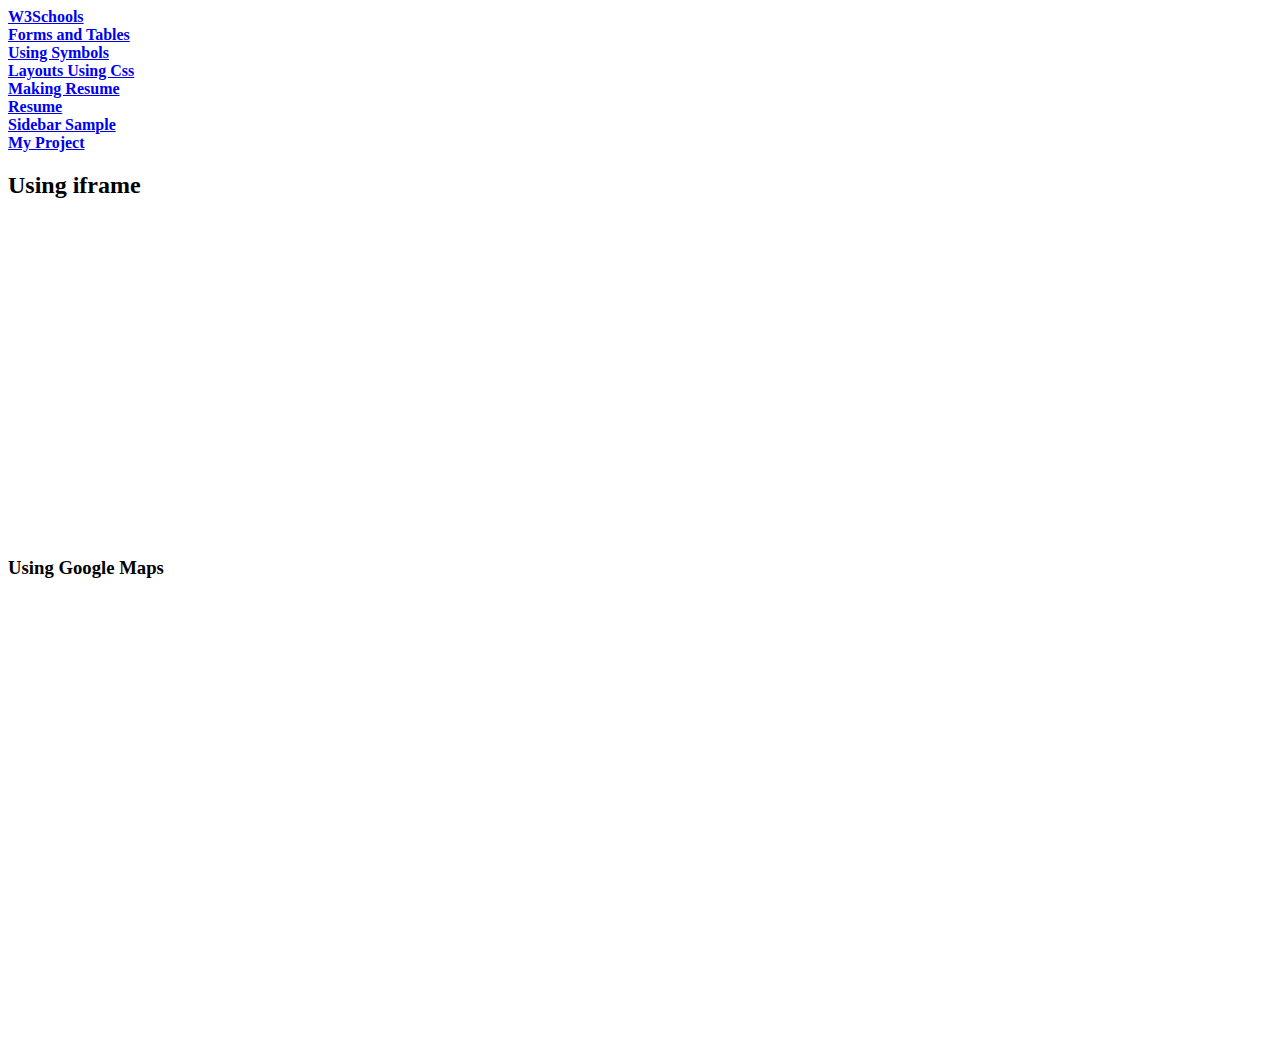
<file: index.html>
<!DOCTYPE html>
<html lang="en">
<head>
    <meta charset="UTF-8">
    <meta http-equiv="X-UA-Compatible" content="IE=edge">
    <meta name="viewport" content="width=device-width, initial-scale=1.0">
    <title>My Works</title>
</head>
<body>
    <a href ="index2.html"><B>W3Schools</B></a><br>
    <a href ="tables.html"><B>Forms and Tables</B></a><br>
    <a href ="Unicode.html"><B>Using Symbols</B></a><br>
    <a href ="LayoutsCss.html"><B>Layouts Using Css</B></a><br>
    <a href ="Resume.html"><B>Making Resume</B></a><br>
    <a href ="MyResumee.html"><B>Resume</B></a><br>
    <a href ="sidebar.html"><B>Sidebar Sample</B></a><br>
    <a href ="ProjectResume.html"><B>My Project</B></a><br>
    <h2>Using iframe</h2>
   <iframe width="560" height="315" src="https://www.youtube.com/embed/fLeJJPxua3E"
    title="YouTube video player" frameborder="0" allow="accelerometer; autoplay; 
    clipboard-write; encrypted-media; gyroscope; picture-in-picture" allowfullscreen>
</iframe>
 <h3>Using Google Maps</h3>
 <iframe src="https://www.google.com/maps/embed?pb=!1m18!1m12!1m3!1d248849.5522455846!2d77.49085307114936!3d12.954294597642475!2m3!1f0!2f0!3f0!3m2!1i1024!2i768!4f13.1!3m3!1m2!1s0x3bae1670c9b44e6d%3A0xf8dfc3e8517e4fe0!2sBengaluru%2C%20Karnataka!5e0!3m2!1sen!2sin!4v1620747063189!5m2!1sen!2sin" 
 width="600" height="450" style="border:0;" allowfullscreen="" loading="lazy"></iframe>
</body>
</html>
</file>
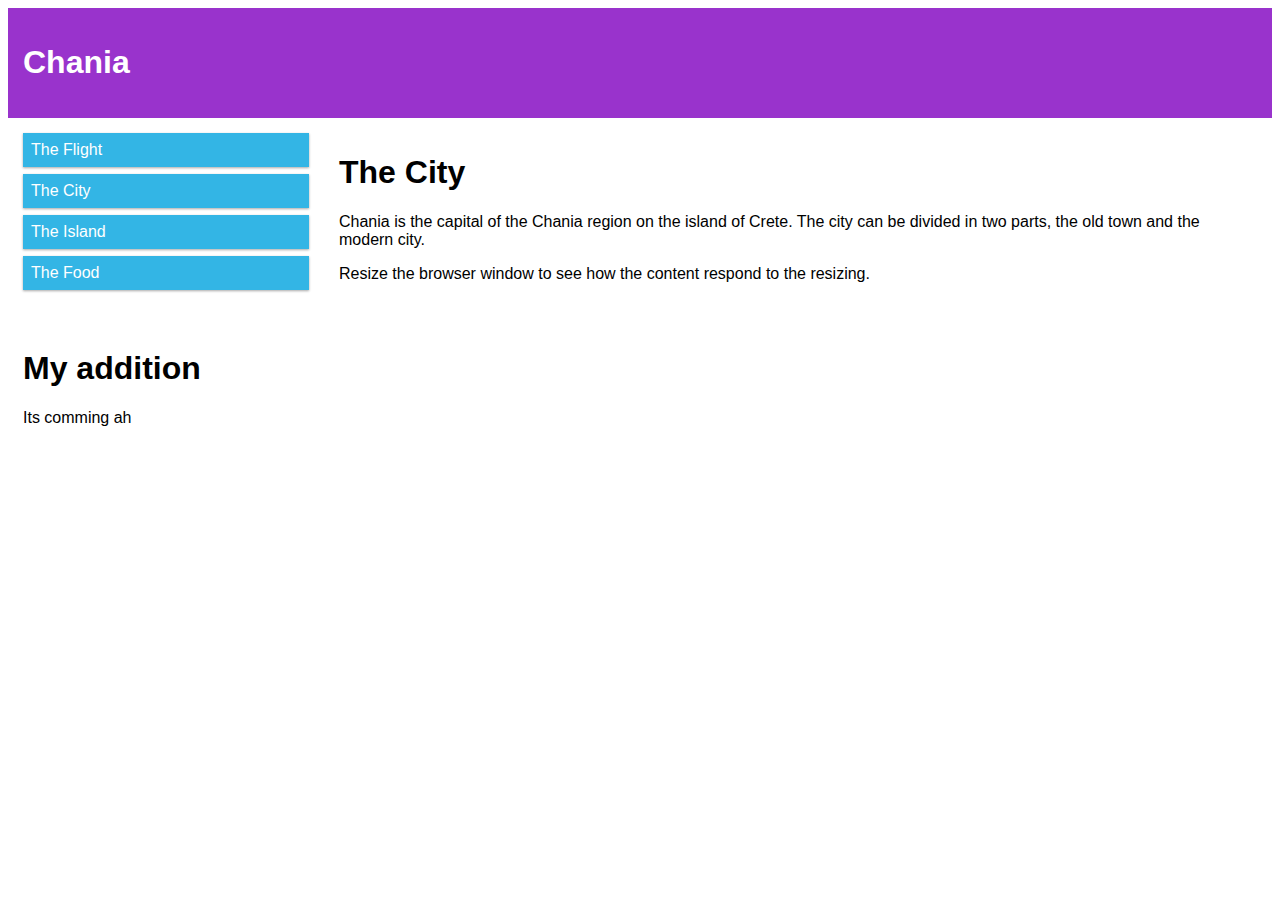
<file: Datagrid.html>
<!DOCTYPE html>
<html lang="en">
<head>
    <meta charset="UTF-8">
    <meta http-equiv="X-UA-Compatible" content="IE=edge">
    <meta name="viewport" content="width=device-width, initial-scale=1.0">
    <title>Grid</title>
</head>
<body>
    <style>
        * {
          box-sizing: border-box;
        }
        
        .row::after {
          content: "";
          clear: both;
          display: table;
        }
        
        [class*="col-"] {
          float: left;
          padding: 15px;
        }
        
        .col-1 {width: 8.33%;}
        .col-2 {width: 16.66%;}
        .col-3 {width: 25%;}
        .col-4 {width: 33.33%;}
        .col-5 {width: 41.66%;}
        .col-6 {width: 50%;}
        .col-7 {width: 58.33%;}
        .col-8 {width: 66.66%;}
        .col-9 {width: 75%;}
        .col-10 {width: 83.33%;}
        .col-11 {width: 91.66%;}
        .col-12 {width: 100%;}
        
        html {
          font-family: "Lucida Sans", sans-serif;
        }
        
        .header {
          background-color: #9933cc;
          color: #ffffff;
          padding: 15px;
        }
        
        .menu ul {
          list-style-type: none;
          margin: 0;
          padding: 0;
        }
        
        .menu li {
          padding: 8px;
          margin-bottom: 7px;
          background-color: #33b5e5;
          color: #ffffff;
          box-shadow: 0 1px 3px rgba(0,0,0,0.12), 0 1px 2px rgba(0,0,0,0.24);
        }
        
        .menu li:hover {
          background-color: #0099cc;
        }
        </style>
        </head>
        <body>
        
        <div class="header">
          <h1>Chania</h1>
        </div>
        
        <div class="row">
          <div class="col-3 menu">
            <ul>
              <li>The Flight</li>
              <li>The City</li>
              <li>The Island</li>
              <li>The Food</li>
            </ul>
          </div>
        
          <div class="col-9">
            <h1>The City</h1>
            <p>Chania is the capital of the Chania region on the island of Crete. The city can be divided in two parts, the old town and the modern city.</p>
            <p>Resize the browser window to see how the content respond to the resizing.</p>
          </div>
          <div class="col-6">
              <h1>My addition</h1>
              <P>Its comming ah</P>
          </div>
        </div>
        
        </body>
</body>
</html>
</file>
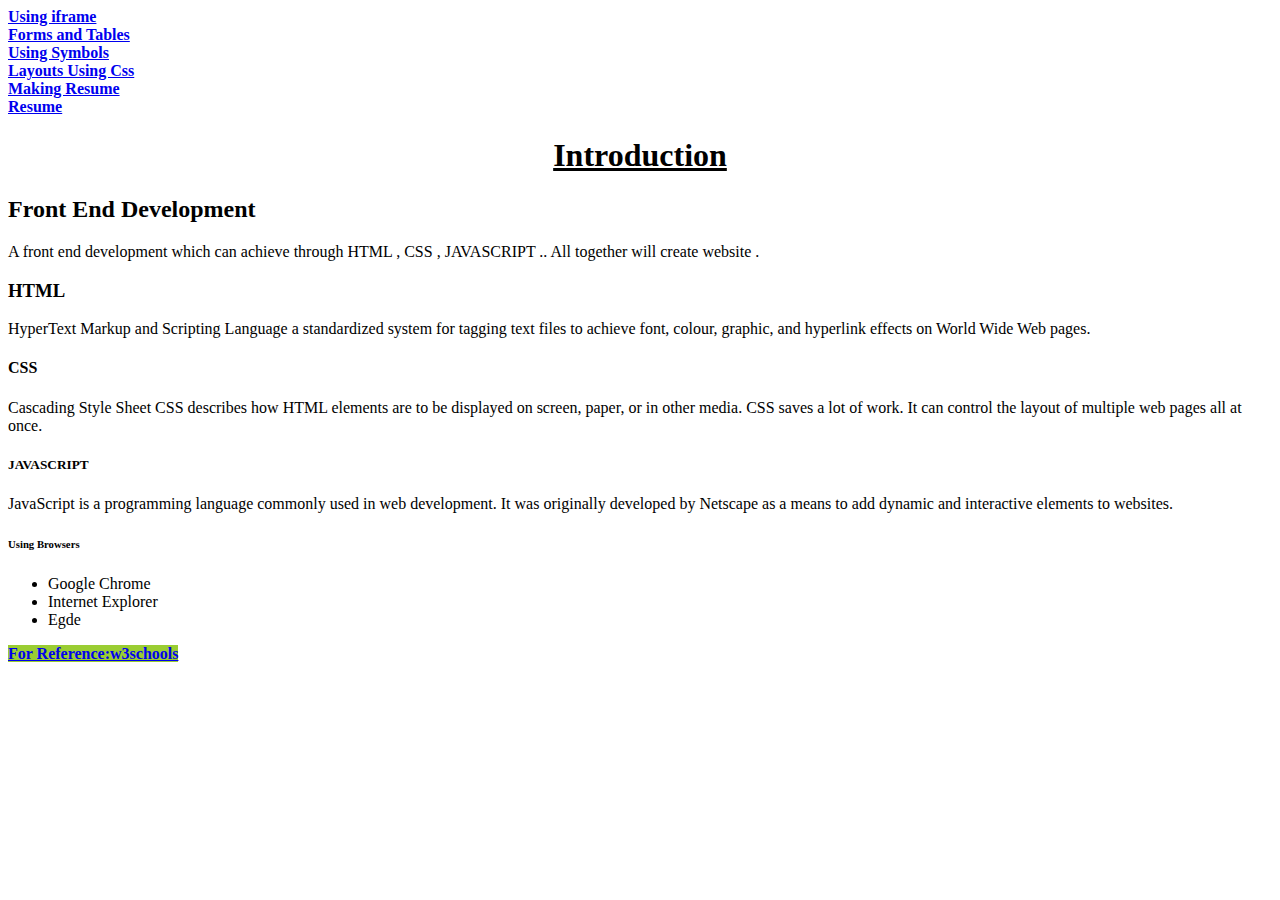
<file: index2.html>
<!DOCTYPE html>
<html lang="en">
<head>
    <meta charset="UTF-8">
    <meta http-equiv="X-UA-Compatible" content="IE=edge">
    <meta name="viewport" content="width=device-width, initial-scale=1.0">
    <title>Document</title>
</head>
<body>
    <a href ="index.html"><B>Using iframe</B></a><br>
    <a href ="tables.html"><B>Forms and Tables</B></a><br>
    <a href ="Unicode.html"><B>Using Symbols</B></a><br>
    <a href ="LayoutsCss.html"><B>Layouts Using Css</B></a><br>
    <a href ="Resume.html"><B>Making Resume</B></a><br>
    <a href ="MyResumee.html"><B>Resume</B></a><br>
    <h1><center><B><U> Introduction</U></B> </center></h1>
    <h2><B>Front End Development</B></h2>
    <p>A front end development which can achieve through HTML , CSS , JAVASCRIPT .. All together will create website .</p>
    <h3><b>HTML</b></h3>
    <li> HyperText Markup and Scripting Language a standardized system for tagging text files to achieve font, colour, graphic, and hyperlink effects on World Wide Web pages.</li>
    <h4><b>CSS</b></h4>
    <li>Cascading Style Sheet CSS describes how HTML elements are to be displayed on screen, paper, or in other media. CSS saves a lot of work. It can control the layout of multiple web pages all at once.</li>
    <h5><b>JAVASCRIPT</b></h5>
    <li>JavaScript is a programming language commonly used in web development. It was originally developed by Netscape as a means to add dynamic and interactive elements to websites. </li>
    <h6>Using Browsers</h6>
    <ul>
        <li>Google Chrome</li>
        <li>Internet Explorer</li>
        <li>Egde</li>
    </ul>
    <a href="https://www.w3schools.com/html/html_scripts.asp" style="background-color:yellowgreen;"><B>For Reference:w3schools</B></a>
    <h3></h3>
</body>
</html>
</file>
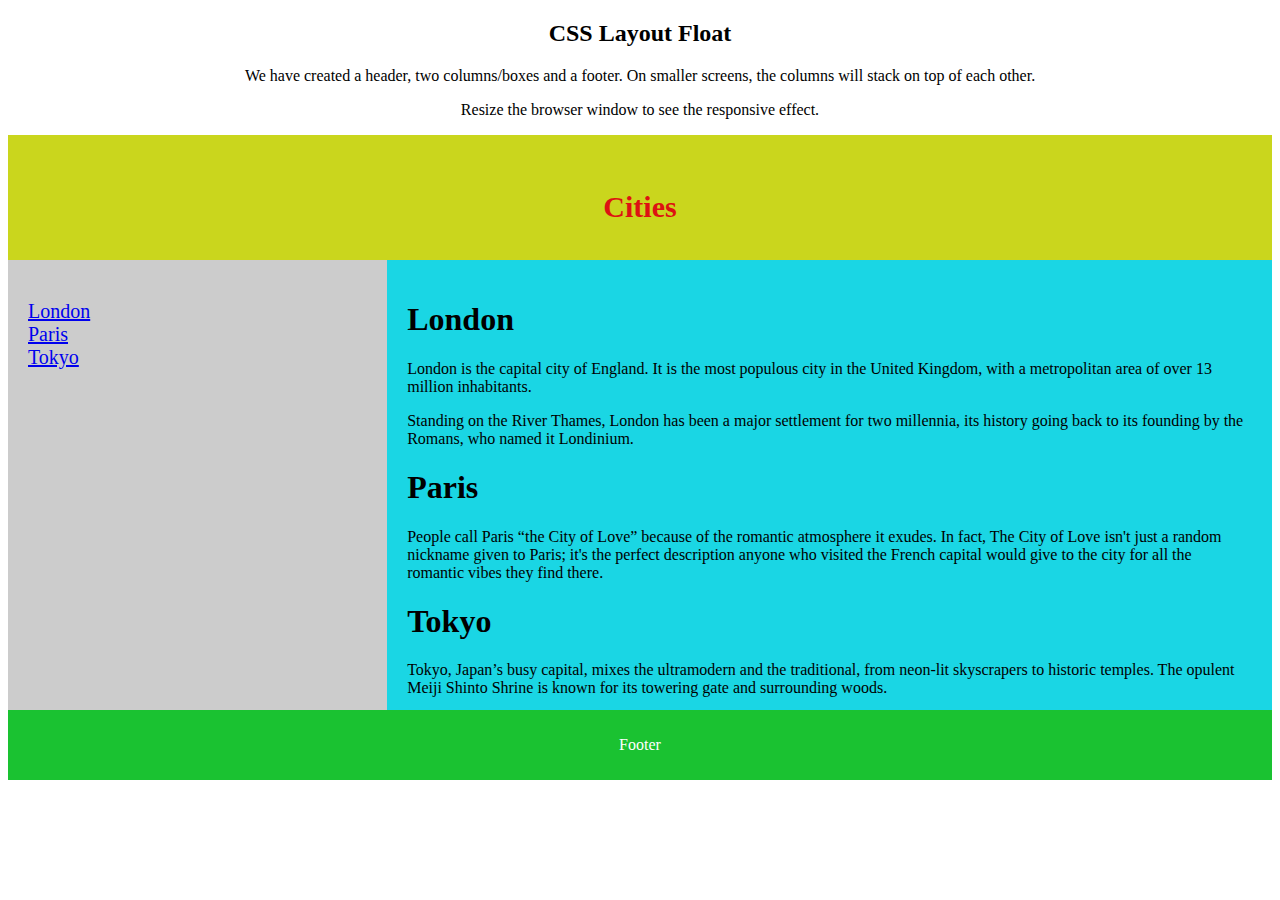
<file: LayoutsCss.html>
<!DOCTYPE html>
<html lang="en">
<head>
    <meta charset="UTF-8">
    <meta http-equiv="X-UA-Compatible" content="IE=edge">
    <meta name="viewport" content="width=device-width, initial-scale=1.0">
    <title>Document</title>
    <style>
        * {
          box-sizing: border-box;
        }
        
        body {
          font-family:cursive;
        }
        
        
        header {
          background-color: rgb(202, 214, 29);
          padding: 30px;
          text-align: center;
          font-size: 20px;
          color: rgb(221, 18, 18);
          height:125px
        }
        
      
        nav {
          float: left;
          width: 30%;
          height: 450px; 
          background: #ccc;
          padding: 20px;
        }
        
      
        nav ul {
          list-style: none;
          font-size: 20px;
          padding: 0;
        }
        
        article {
          float: left;
          padding: 20px;
          width: 70%;
          background-color: #1ad6e4;
          height: 450px; 
        }
        
        
        section::after {
          content: "";
          display: table;
          clear: both;
        }
        
        
        footer {
          background-color: rgb(26, 194, 49);
          padding: 10px;
          text-align: center;
          color: white;
         
        }
        
       
        @media (max-width: 600px) {
          nav, article {
            width: 100%;
            height: auto;
          }
        }
        </style>
</head>
<body>
   <center><h2><B>CSS Layout Float</B></h2></center>
<p><center> We have created a header, two columns/boxes and a footer. On smaller screens, the columns will stack on top of each other.</p></center>
<p><center>Resize the browser window to see the responsive effect.</p></center>

<header>
  <h2>Cities</h2>
</header>

<section>
  <nav>
    <ul>
      <li><a href="#">London</a></li>
      <li><a href="#">Paris</a></li>
      <li><a href="#">Tokyo</a></li>
    </ul>
  </nav>
  
  <article>
    <h1>London</h1>
    <p>London is the capital city of England. It is the most populous city in the  United Kingdom, with a metropolitan area of over 13 million inhabitants.</p>
    <p>Standing on the River Thames, London has been a major settlement for two millennia, its history going back to its founding by the Romans, who named it Londinium.</p>
    <h1>Paris</h1>
    <p>People call Paris “the City of Love” because of the romantic atmosphere it exudes.
         In fact, The City of Love isn't just a random nickname given to Paris; 
         it's the perfect description anyone who visited the French capital would give to the city for all the romantic vibes they find there.</p>
         <h1>Tokyo</h1>
    <p>Tokyo, Japan’s busy capital, mixes the ultramodern and the traditional, from neon-lit skyscrapers to historic temples. 
        The opulent Meiji Shinto Shrine is known for its towering gate and surrounding woods.</p>
  </article>
</section>

<footer>
  <p>Footer</p>
</footer>

</body>
</html>
</file>
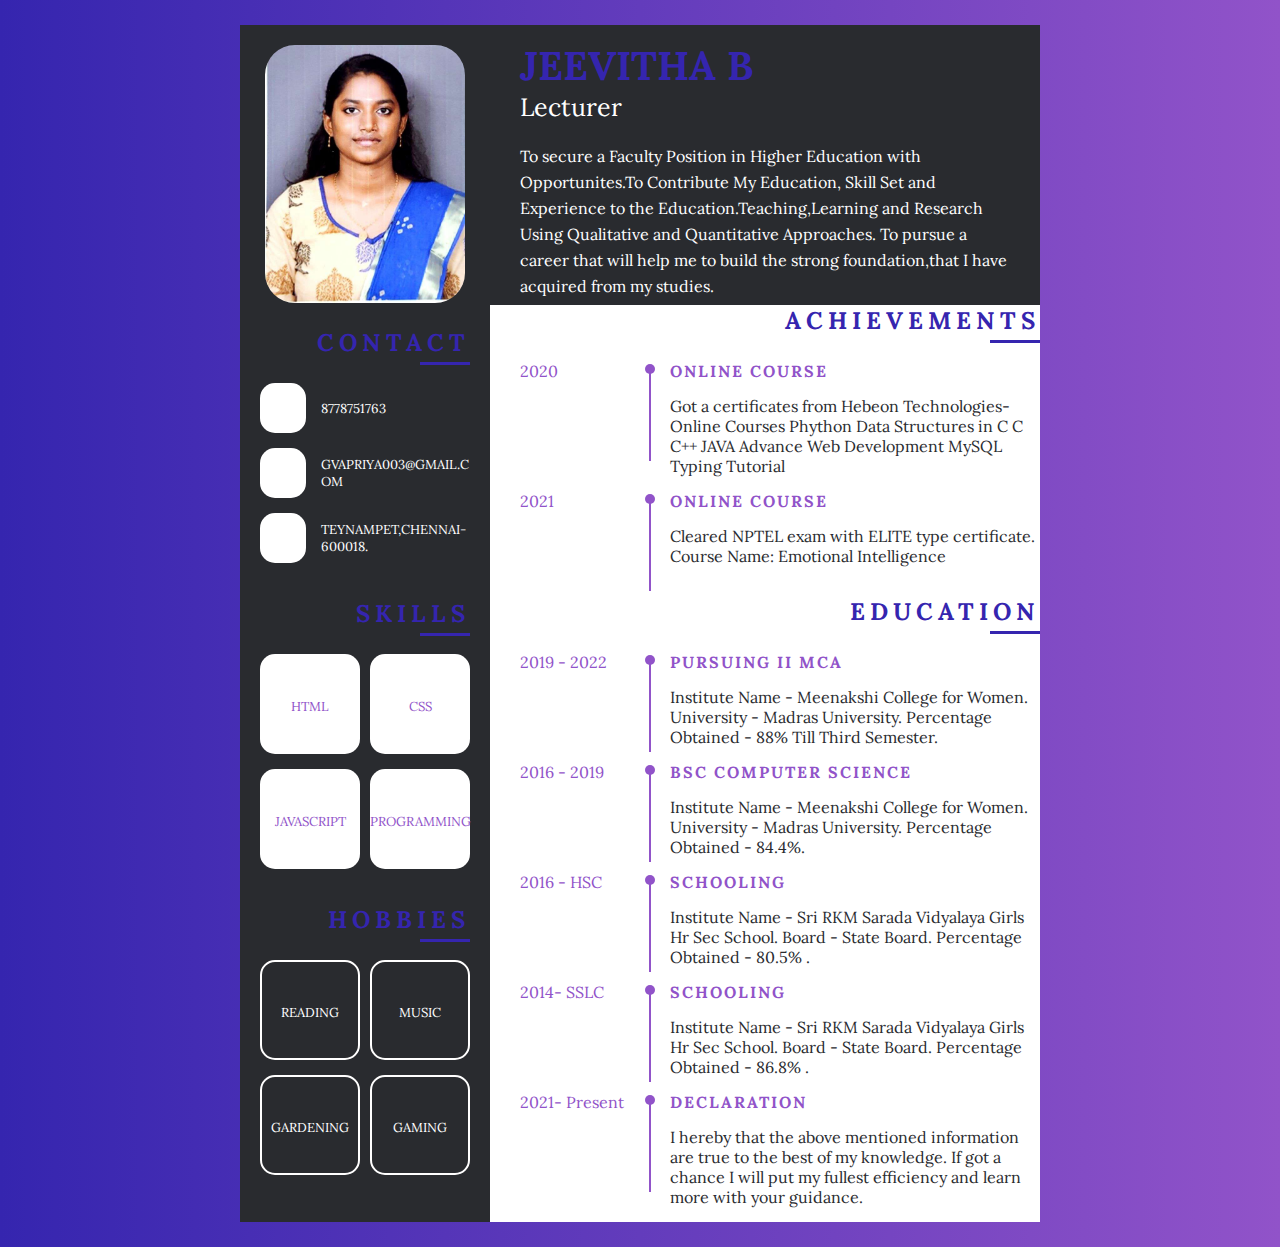
<file: MyResumee.html>
<!DOCTYPE html>
<html lang="en">
<head>
    <meta charset="UTF-8">
    <meta http-equiv="X-UA-Compatible" content="IE=edge">
    <meta name="viewport" content="width=device-width, initial-scale=1.0">
    <title>My Resume</title>
    <link rel="stylesheet" href="MyRescss.css">
    <script src="https://kit.fortawesome.com/349cfdf6.js" crossorigin="anonymous"></script>
    <link href="https://kit-pro.fontawesome.com/releases/v5.15.3/css/pro.min.css" rel="stylesheet">
    
</head>
<body>
    <div class="wrapper">
       <div class="Resume">
          <div class="left">
          <div class="img_holder">
              <img src="Photo.jpg">
          </div>
          <div class="contact_wrap pb" >
          <div class="tittle">
              Contact
          </div>
          <div class="contact">
              <ul>
                  <li>
                      <div class="li_wrap">
                          <div class="icon">
                            <i class="fas fa-mobile-alt"></i>
                          </div>
                          <div class="text">8778751763</div>
                      </div>
                  </li>
                  <li>
                    <div class="li_wrap">
                        <div class="icon">
                            <i class="far fa-envelope"></i>
                        </div>
                        <div class="text">gvapriya003@gmail.com</div>
                    </div>
                   </li>
                <li>
                    <div class="li_wrap">
                        <div class="icon">
                            <i class="fas fa-home"></i>
                        </div>
                        <div class="text">  
                            Teynampet,Chennai-600018.
                        </div>
                    </div>
                </li>
               </ul>
          </div>
          </div>
          <div class="skills_wrap pb" >
            <div class="tittle">
                Skills
            </div>
            <div class="skills">
                <ul>
                    <li>
                        <div class="li_wrap">
                            <div class="icon">
                                <i class="fas fa-code"></i>
                            </div>
                            <div class="text">HTML</div>
                        </div>
                    </li>
                    <li>
                      <div class="li_wrap">
                          <div class="icon">
                            <i class="fab fa-css3-alt"></i>
                          </div>
                          <div class="text">CSS</div>
                      </div>
                     </li>
                  <li>
                      <div class="li_wrap">
                          <div class="icon">
                            <i class="fab fa-js-square"></i>
                          </div>
                          <div class="text">  
                              JavaScript
                          </div>
                      </div>
                  </li>
                  <li>
                    <div class="li_wrap">
                        <div class="icon">
                            <i class="fas fa-laptop-code"></i>
                        </div>
                        <div class="text">  
                           Programming
                        </div>
                    </div>
                </li>
                 </ul>
            </div>
            </div>
            <div class="hobbies_wrap pb" >
                <div class="tittle">
                    Hobbies
                </div>
                <div class="hobbies">
                    <ul>
                        <li>
                            <div class="li_wrap">
                                <div class="icon">
                                    <i class="fas fa-book-reader"></i>
                                </div>
                                <div class="text">Reading</div>
                            </div>
                        </li>
                        <li>
                          <div class="li_wrap">
                              <div class="icon">
                                <i class="fas fa-music"></i>
                              </div>
                              <div class="text">Music</div>
                          </div>
                         </li>
                      <li>
                          <div class="li_wrap">
                              <div class="icon">
                                <i class="fas fa-tree"></i>
                              </div>
                              <div class="text">  
                                  Gardening
                              </div>
                          </div>
                      </li>
                      <li>
                        <div class="li_wrap">
                            <div class="icon">
                                <i class="fas fa-gamepad"></i>
                            </div>
                            <div class="text">  
                                Gaming
                            </div>
                        </div>
                    </li>
                     </ul>
                </div>
                </div>
          </div>
          <div class="right">
              <div class="header">
                 <div class="name_role">
                     <div class="name">
                         Jeevitha B
                     </div>
                    <div class="role">
                        Lecturer
                    </div> 
                 </div>
                 <div class="about">To secure a Faculty Position in Higher Education with Opportunites.To Contribute My Education, 
                    Skill Set and Experience to the Education.Teaching,Learning and Research Using Qualitative and Quantitative Approaches.
                    To pursue a career that will help me to build the strong foundation,that I have acquired from my studies.
                 </div>
              </div>
              <div class="right_inner">
                <div class="ach">
                    <div class="tittle">
                        Achievements 
                    </div>
                    <div class="ach_wrap">
                        <ul>
                            <li>
                                <div class="li_wrap">
                                    <div class="date">2020</div>
                                    <div class="info">
                                        <p class="info_tittle">OnLine Course</p>
                                        <p class="info_cont">
                                            Got a certificates from Hebeon Technologies-Online Courses
                                            Phython
                                            Data Structures in C
                                            C
                                            C++
                                            JAVA
                                            Advance Web Development
                                            MySQL
                                            Typing Tutorial
                                    </p>
                                    </div>
                                </div>
                            </li>
                            <li>
                                <div class="li_wrap">
                                    <div class="date">2021</div>
                                    <div class="info">
                                        <p class="info_tittle">OnLine Course</p>
                                        <p class="info_cont">
                                        Cleared NPTEL exam with ELITE type certificate. 
                                        Course Name: Emotional Intelligence
                                    </p>
                                    </div>
                                </div>
                            </li>
                        </ul>
                    </div>
                </div>
                <div class="education">
                    <div class="tittle">
                        Education
                    </div>
                    <div class="education_wrap">
                        <ul>
                            <li>
                                <div class="li_wrap">
                                    <div class="date">2019 - 2022</div>
                                    <div class="info">
                                        <p class="info_tittle">Pursuing II MCA
                                        </p>
                                        <p class="info_cont">
                                            Institute Name - Meenakshi College for Women.
                                            University - Madras University.	
                                            Percentage Obtained - 88% Till Third Semester.  
                                    </p>
                                    </div>
                                </div>
                            </li>
                            <li>
                                <div class="li_wrap">
                                    <div class="date">2016 - 2019</div>
                                    <div class="info">
                                        <p class="info_tittle">Bsc Computer Science
                                        </p>
                                        <p class="info_cont">
                                            Institute Name - Meenakshi College for Women.
                                            University - Madras University.	
                                            Percentage Obtained - 84.4%.  
                                    </p>
                                    </div>
                                </div>
                            </li>
                            <li>
                                <div class="li_wrap">
                                    <div class="date">2016 - HSC</div>
                                    <div class="info">
                                        <p class="info_tittle">Schooling</p>
                                        <p class="info_cont">
                                            Institute Name - Sri RKM Sarada Vidyalaya Girls Hr Sec School.	
                                            Board - State Board.	
                                            Percentage Obtained - 80.5% .
                                    </p>
                                    </div>
                                </div>
                            </li>
                            <li>
                                <div class="li_wrap">
                                    <div class="date">2014- SSLC</div>
                                    <div class="info">
                                        <p class="info_tittle">Schooling</p>
                                        <p class="info_cont">
                                            Institute Name - Sri RKM Sarada Vidyalaya Girls Hr Sec School.	
                                            Board - State Board.	
                                            Percentage Obtained - 86.8% .
                                    </p>
                                    </div>
                                </div>
                            </li>
                            <li>
                                <div class="li_wrap">
                                    <div class="date">2021- Present</div>
                                    <div class="info">
                                        <p class="info_tittle">Declaration</p>
                                        <p class="info_cont">
                                            I hereby that the above mentioned information are true to the best of my knowledge. 
                                            If got a chance I will put my fullest efficiency and learn more with your guidance.
                                    </p>
                                    </div>
                                </div>
                            </li>
                        </ul>
                    </div>
                </div>

              </div>
          </div>
          </div>
          </div>
</body>
</html>
</file>
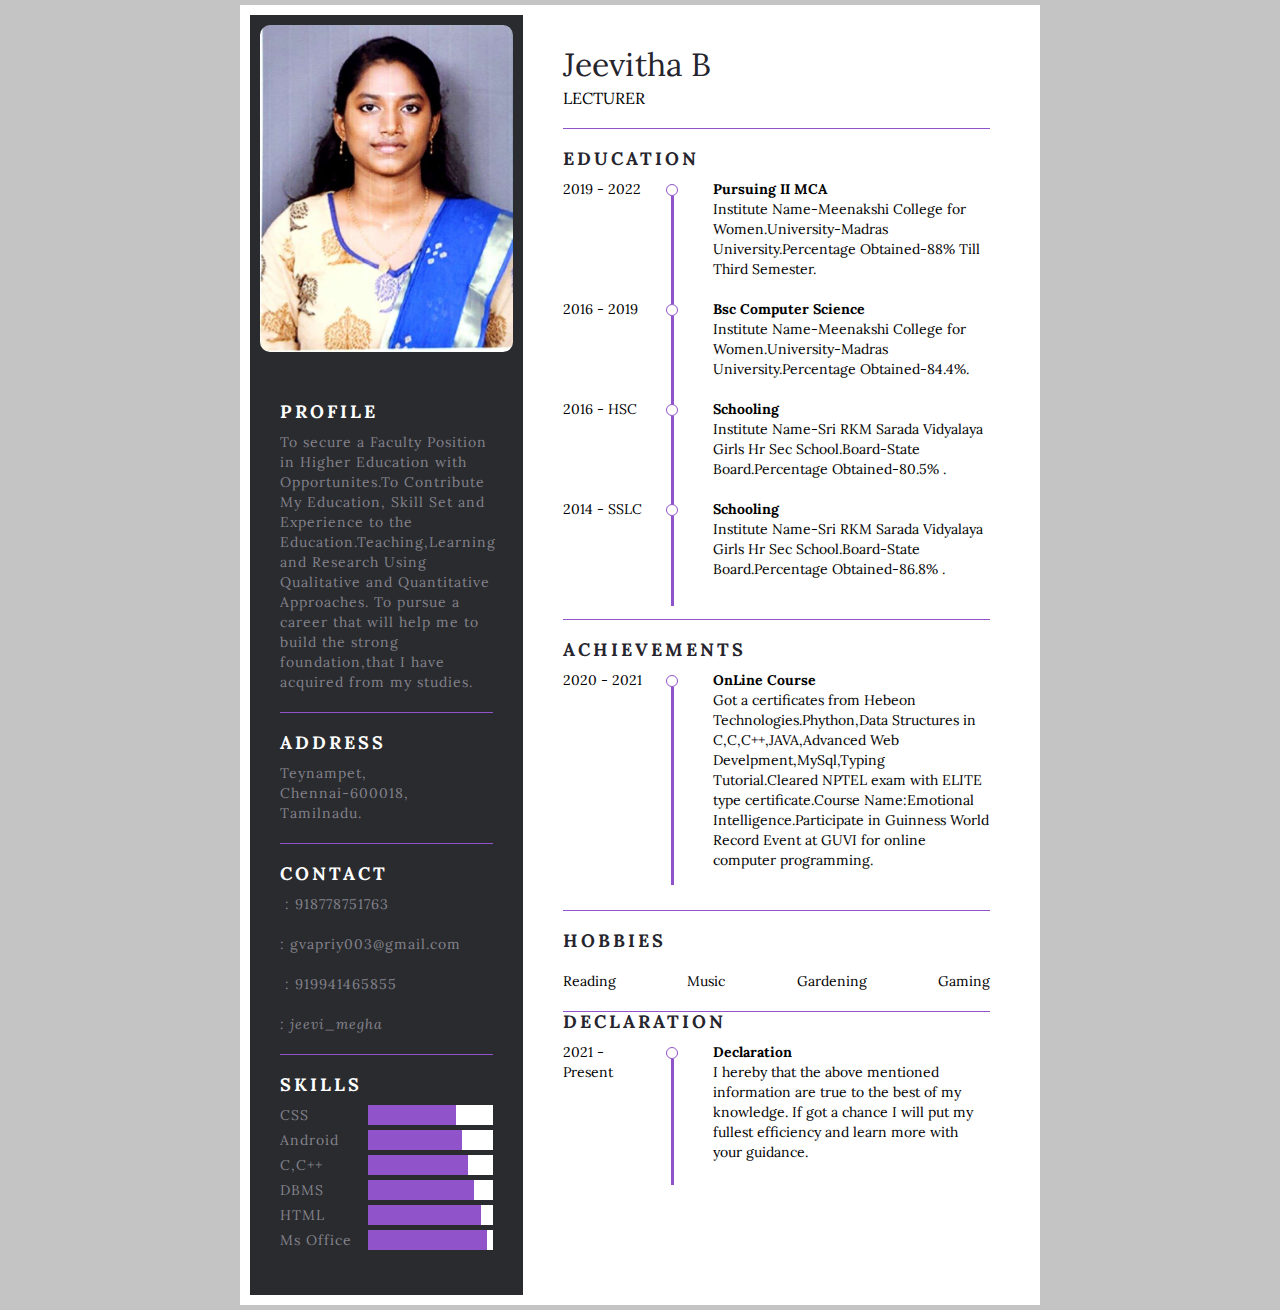
<file: ProjectResume.html>
<!DOCTYPE html>
<html lang="en">
<head>
    <meta charset="UTF-8">
    <meta http-equiv="X-UA-Compatible" content="IE=edge">
    <meta name="viewport" content="width=device-width, initial-scale=1.0">
    <script src="https://kit.fortawesome.com/349cfdf6.js" crossorigin="anonymous"></script>
    <link href="https://kit-pro.fontawesome.com/releases/v5.15.3/css/pro.min.css" rel="stylesheet">
    <link rel="stylesheet" href="ProjectCss.css">
    <title>My Project</title>

</head>
<body>
  <div class="Resume_wrapper">
      <div class="Resume_left">
        <div class="Resume_img">
            <img src="Photo.jpg">
        </div>
        <div class="Resume_bottom">
            <div class="Resume_item Resume_namerole">
                <div class="name">Jeevitha B</div>
                <div class="role">Lecturer</div>
            </div>
            <div class="Resume_item Resume_profile">
                <h2>Profile</h2>
                <div class="Resume_info">To secure a Faculty Position in Higher Education with Opportunites.To Contribute My Education, 
                    Skill Set and Experience to the Education.Teaching,Learning and Research Using Qualitative and Quantitative Approaches.
                    To pursue a career that will help me to build the strong foundation,that I have acquired from my studies.
                </div>
             </div>
            <div class="Resume_item Resume_address">
                <h2>Address</h2>
                <div class="Resume_info">
                    Teynampet,<br>
                    Chennai-600018,<br>
                    Tamilnadu.
                </div>
            </div>
            <div class="Resume_item Resume_contact">
                <h2>Contact</h2>
               <div class="Resume_info">
                  <a href="tel:8778751763"><i class="fas fa-mobile-alt"></i>&nbsp: 918778751763</a><br><br>
                 <a href="mailto:gvapriya003@gmail.com"><i class="far fa-envelope"></i>: gvapriy003@gmail.com</a><br><br>
                  <a href="https://wa.me/919941465855"><i class="fab fa-whatsapp"></i>&nbsp: 919941465855</a><br><br>
                  <a href="https://www.instagram.com/jeevi_megha"><i class="fab fa-instagram">: jeevi_megha</i></a>
               </div>
            </div>
            <div class="Resume_item Resume_skills">
                <h2>Skills</h2>
                <div class="Resume_info">
                    <div class="skills_list">
                        <div class="skills_left">CSS</div>
                        <div class="skills_bar">
                            <p>
                                <span style="width: 70%"></span>
                            </p>
                        </div>
                    </div>
                    <div class="skills_list">
                        <div class="skills_left">Android</div>
                        <div class="skills_bar">
                            <p>
                                <span style="width: 75%"></span>
                            </p>
                        </div>
                    </div>
                    <div class="skills_list">
                        <div class="skills_left">C,C++</div>
                        <div class="skills_bar">
                            <p>
                                <span style="width: 80%"></span>
                            </p>
                        </div>
                    </div>
                    <div class="skills_list">
                        <div class="skills_left">DBMS</div>
                        <div class="skills_bar">
                            <p>
                                <span style="width: 85%"></span>
                            </p>
                        </div>
                    </div>
                    <div class="skills_list">
                        <div class="skills_left">HTML</div>
                        <div class="skills_bar">
                            <p>
                                <span style="width: 90%"></span>
                            </p>
                        </div>
                    </div>
                    <div class="skills_list">
                        <div class="skills_left">Ms Office</div>
                        <div class="skills_bar">
                            <p>
                                <span style="width: 95%"></span>
                            </p>
                        </div>
                    </div>
                </div>
            </div>
         </div>
        </div>
        <div class="Resume_Right">
            <div class="Resume_item Resume_namerole">
                <div class="name">Jeevitha B</div>
                <div class="role">Lecturer</div>
            </div>
            <div class="Resume_item Resume_education">
                <h2>Education</h2>
                <div class="Resume_info">
                    <div class="Resume_data">
                        <div class="year">2019 - 2022</div>
                        <div class="content">
                            <p><B>Pursuing II MCA</B></p>
                            <p>Institute Name-Meenakshi College for Women.University-Madras University.Percentage Obtained-88% Till Third Semester.  
                            </p>
                        </div>
                    </div>
                    <div class="Resume_data">
                        <div class="year">2016 - 2019</div>
                        <div class="content">
                            <p><B>Bsc Computer Science</B></p>
                            <p>Institute Name-Meenakshi College for Women.University-Madras University.Percentage Obtained-84.4%. 
                            </p>
                        </div>
                    </div>
                    <div class="Resume_data">
                        <div class="year">2016 - HSC</div>
                        <div class="content">
                            <p><B>Schooling</B></p>
                            <p>Institute Name-Sri RKM Sarada Vidyalaya Girls Hr Sec School.Board-State Board.Percentage Obtained-80.5% .
                            </p>
                        </div>
                    </div>
                    <div class="Resume_data">
                        <div class="year">2014 - SSLC</div>
                        <div class="content">
                            <p><B>Schooling</B></p>
                            <p>Institute Name-Sri RKM Sarada Vidyalaya Girls Hr Sec School.Board-State Board.Percentage Obtained-86.8% . 
                            </p>
                        </div>
                    </div>
                </div>
            </div>
            <div class="Resume_item Resume_achievements ">
                <h2>Achievements</h2>
                <div class="Resume_info">
                  <div class="Resume_data">
                    <div class="year">2020 - 2021</div>
                    <div class="content">
                        <p><B>OnLine Course</B></p>
                        <p>Got a certificates from Hebeon Technologies.Phython,Data Structures in C,C,C++,JAVA,Advanced Web Develpment,MySql,Typing Tutorial.Cleared NPTEL exam with ELITE type certificate.Course Name:Emotional Intelligence.Participate in Guinness World Record Event at GUVI for online computer programming.  
                        </p>
                    </div>
                  </div>
               </div>
            </div>
            <div class="Resume_item Resume_hobbies">
                <h2>Hobbies</h2>
                <div class="Resume_info">
                    <div class="hobbies">
                        <div class="icon">
                            <i class="fas fa-book-reader"></i>
                        </div>
                        <div class="hob_data">
                            Reading
                        </div>
                    </div>
                    <div class="hobbies">
                        <div class="icon">
                            <i class="fas fa-music"></i>
                        </div>
                        <div class="hob_data">
                            Music
                        </div>
                    </div>
                    <div class="hobbies">
                        <div class="icon">
                            <i class="fas fa-tree"></i>
                        </div>
                        <div class="hob_data">
                           Gardening
                        </div>
                    </div>
                    <div class="hobbies">
                        <div class="icon">
                            <i class="fas fa-gamepad"></i>
                        </div>
                        <div class="hob_data">
                            Gaming
                        </div>
                    </div>
                </div>
            </div>
            <div class="Resume_declaration">
                <h2>Declaration</h2>
                <div class="Resume_info">
                    <div class="Resume_data">
                        <div class="year">2021 - Present</div>
                      <div class="content">
                        <p><B>Declaration</B></p> 
                        <p>I hereby that the above mentioned information are true to the best of my knowledge. 
                        If got a chance I will put my fullest efficiency and learn more with your guidance.
                       </p>
                      </div>
                   </div>
                </div>
           </div>
        </div>
    </div>
</body>
</html>
</file>
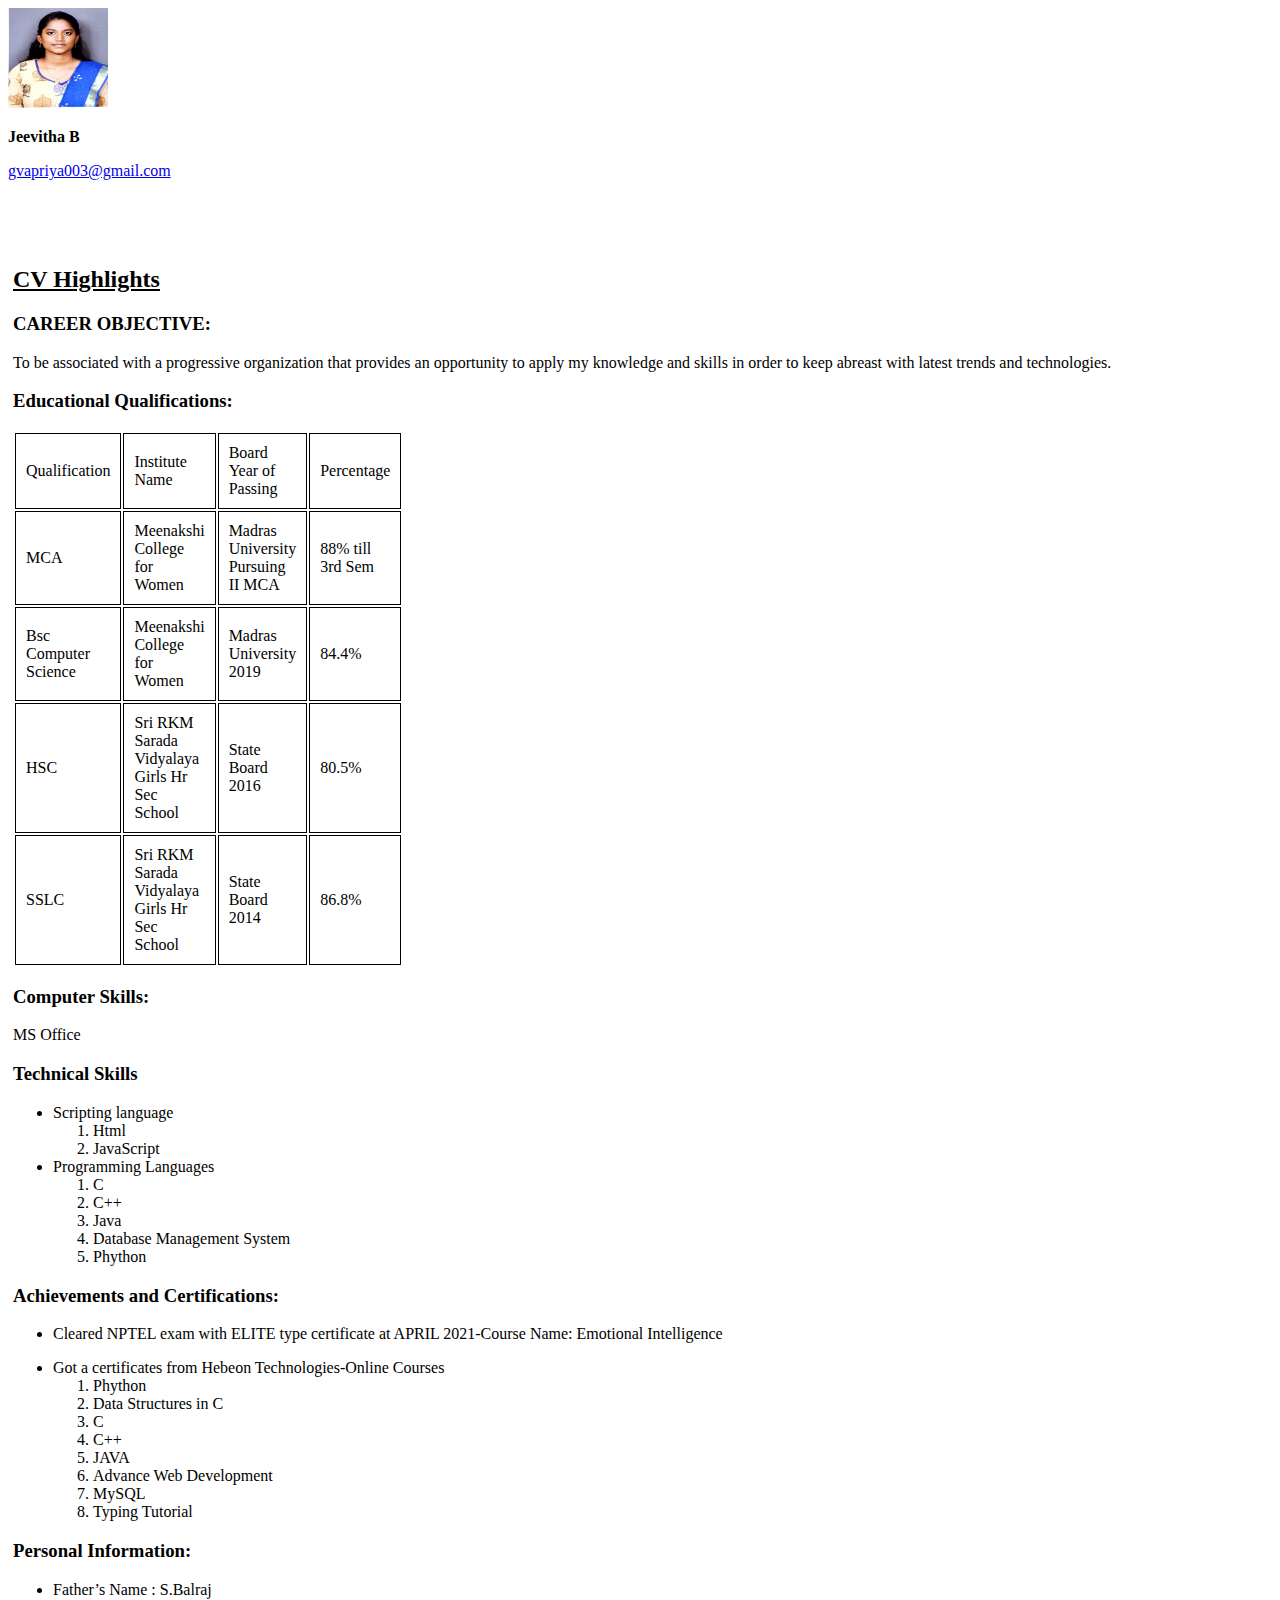
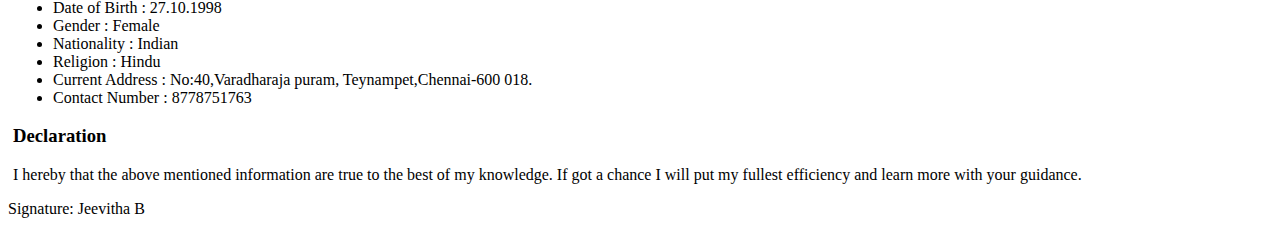
<file: Resume.html>
<!DOCTYPE html>
<html lang="en">
<head>
    <meta charset="UTF-8">
    <meta http-equiv="X-UA-Compatible" content="IE=edge">
    <meta name="viewport" content="width=device-width, initial-scale=1.0">
    <title>Resume</title>
    <link rel="stylesheet" href="ResumeCss.css"> 
</head>
<body >
    <div id="header">
        <img src="Photo.jpg" width="100" height="100">
        <p id="name"><B>Jeevitha B</B></p>
                 <a href="mailto:gvapriya003@gmail.com"><p id="email">gvapriya003@gmail.com</p></a>
             </div>
             <div class="right">
                    <h2><U>CV Highlights</U></h2>
                    <h3> CAREER OBJECTIVE:</h3>
                    <p>
                        To be associated with a progressive organization that provides an opportunity to apply my knowledge and skills in order to keep abreast with latest trends and technologies.
                    </p>
        
                    <h3>Educational Qualifications:</h3>
                    <table style="width:min-content">
                            <td>Qualification</td>
                            <td>Institute Name</td>
                            <td>Board Year of Passing</td>
                            <td>Percentage </td>
                            
                        </tr>
                        <tr>
                            <td>MCA</td>
                            <td>Meenakshi College for Women</td>
                            <td>Madras University Pursuing II MCA</td>
                            <td>88% till 3rd Sem</td>
                            
                        </tr>
                        <tr>
                            <td>Bsc Computer Science</td>
                            <td>Meenakshi College for Women</td>
                            <td>Madras University 2019</td>
                            <td>84.4%</td>
                            
                        </tr>
                        <tr>
                            <td>HSC</td>
                            <td>Sri RKM Sarada Vidyalaya Girls Hr Sec School</td>
                            <td>State Board 2016</td>
                            <td>80.5%</td>
                            
                        </tr>
                        <tr>
                            <td>SSLC</td>
                            <td>Sri RKM Sarada Vidyalaya Girls Hr Sec School</td>
                            <td>State Board 2014</td>
                            <td>86.8%</td>
                           
                        </tr>
                    </table>
                    <h3>Computer Skills:</h3>
                       <p>MS Office</p>
                    <h3>Technical Skills</h3>
                    <ul>
                       <li>Scripting language</li>
                       <ol>
                          <li>Html</li>
                          <li>JavaScript</li>
                       </ol>
                       <li>Programming Languages</li>
                       <ol>
                           <li>C</li>
                           <li>C++</li>
                           <li>Java</li>
                           <li>Database Management System</li>
                           <li>Phython</li>
                        </ol>
                    </ul>
                    <h3>Achievements and Certifications:</h3>
                    <ul>
                        <li>Cleared NPTEL exam with ELITE type certificate at APRIL 2021-Course Name: Emotional Intelligence</li>
                    </ul>
                    <ul>
                        <li>Got a certificates from Hebeon Technologies-Online Courses</li>
                        <ol>
                           <li>Phython</li>
                           <li>Data Structures in C</li>
                           <li>C</li>
                           <li>C++</li>
                           <li>JAVA</li>
                           <li>Advance Web Development</li>
                           <li>MySQL</li>
                           <li>Typing Tutorial</li>
                        </ol>
                    </ul>
                    <h3>Personal Information:</h3>
                     <ul>
                        <li>Father’s Name	:	S.Balraj</li>
                        <li>Date of Birth	:	27.10.1998</li>
                        <li>Gender		    :	Female</li>
                        <li>Nationality		:	Indian</li>
                        <li>Religion		:	Hindu</li>
                        <li>Current Address :   No:40,Varadharaja puram, Teynampet,Chennai-600 018.</li>
                        <li>Contact Number	:	 8778751763</li>
                     </ul>
                    <h3>Declaration</h3>
                    <p>
                        I hereby that the above mentioned information are true to the best of my knowledge. If got a chance I will put my fullest efficiency and learn more with your guidance.</p>
                    </div>
                        <div id="footer">
                        <p>
                        Signature: Jeevitha B
                        </p>
                      </div>
</body>
</html>
</file>
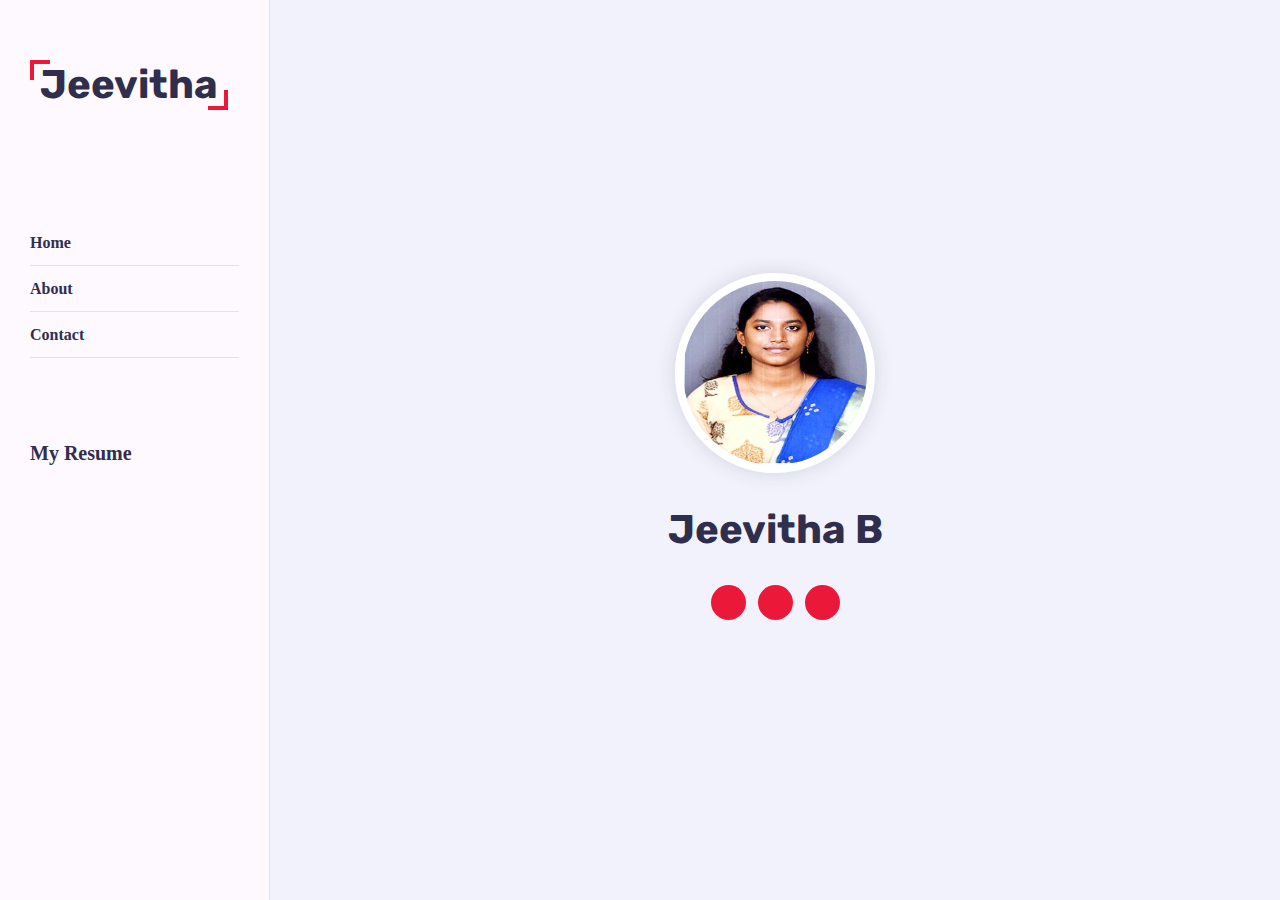
<file: sidebar.html>
<!DOCTYPE html>
<html lang="en">
<head>
    <meta charset="UTF-8">
    <meta http-equiv="X-UA-Compatible" content="IE=edge">
    <meta name="viewport" content="width=device-width, initial-scale=1.0">
    <script src="https://kit.fortawesome.com/349cfdf6.js" crossorigin="anonymous"></script>
    <link href="https://kit-pro.fontawesome.com/releases/v5.15.3/css/pro.min.css" rel="stylesheet">
    <title>My Project</title>
    <style>
        @import url('https://fonts.googleapis.com/css2?family=Rubik:wght@500;700&display=swap');
      body{
          margin: 0;
          line-height: 1.5;
          font-size: 16px;
          font-family: 'Lora', serif;
          font-weight: 400;
      }
      *{
          margin: 0;
          padding: 0;
          box-sizing: border-box;
          outline: none;
          text-decoration: none;
      }
      ::before,::after{
          box-sizing: border-box;
      }
      .section{
          background-color: #f2f2fc;
          min-height: 100vh;
          display: block;
          padding: 0 30px;
      }
     
      .content{
          padding-left: 270px;
         
      }
      .container{
          max-width: 1500px;
          width: 100%;
          margin: auto;
        
        }
        .shadow-dark{
            -webkit-box-shadow: 0 0 20px rgba(48,46,77,0.15);
            box-shadow: 0 0 20px rgba(48,46,77,0.15);
        }
      .aside
      {
      width: 270px;
      background-color:#fdf9ff;
      position: fixed;
      height: 100%;
      left: 0;
      top: 0;
      z-index:10 ;
      border-right:1px solid #e8dfec;
      padding: 30px;
     }
    .aside .logo{
        
        padding: 30px 0;

    }
    .aside .nav{
        list-style: none;
        margin: 80px 0;
        padding: 0;
    }
    .aside .nav li{
        display: block;
    }
    .aside .nav li a{
        font-size: 16px;
        font-weight: 600;
        color: #302e4d;
        text-decoration: none;
        line-height: 45px;
        display: block;
        border-bottom:1px solid #e8dfec;
        /*-webkit-transition: all 0.3s ease;
        transition:all 0.3s ease;*/
        text-transform: capitalize;
    }
    .aside .nav li a:not(.active)hover{
        padding-left: 5px;
    }
    .aside .nav li a:hover,
    .aside .nav li a:active{
        color: #ec1839;
    }
    .aside .nav li .fa
    {
        margin-right: 5px;
    }
   
    .aside .logo a{
        font-size: 40px;
        color: #302e4d;
        font-family: 'Rubik', sans-serif;
        font-weight: 700;
        text-decoration: none;
        display: inline-block;
        position: relative;
        padding: 0 10px;
        line-height: 50px;
    }
    .aside .logo a::before{
        content:"" ;
        height: 20px;
        width: 20px;
        position: absolute;
        top: 0;
        left: 0;
        border-top: 4px solid #ec1839;
        border-left: 4px solid #ec1839;

    }
    .aside .logo a::after{
        content:"" ;
        height: 20px;
        width: 20px;
        position: absolute;
        bottom: 0;
        right: 0;
        border-bottom: 4px solid #ec1839;
        border-right: 4px solid #ec1839;

    }
    .aside .navbutton{
        height: 40px;
        width: 45px;
        border: 1px solid #d4d4e3;
        cursor: pointer;
        position: fixed;
        left: 300px;
        top: 30px;
        z-index: 11;
        border-radius: 5px;
        background-color: #fdf9ff;
       /* display: -ms-flexbox;
        display: flex;*/
        display: none;
        -ms-flex-align: center;
        align-items: center;
        -ms-flex-pack: center;
        justify-content: center;
    }
    .aside .navbutton span{
        height: 2px;
        width: 18px;
        background-color: #ec1839;
        display: inline-block;
        position: relative;

    }
    .aside .navbutton span::before{
        content: "";
        height: 2px;
        width: 18px;
        position: absolute;
        top: -6px;
        left: 0;
        background-color: #ec1839;
        }
        .aside .navbutton span::after{
        content: "";
        height: 2px;
        width: 18px;
        position: absolute;
        top: 6px;
        left: 0;
        background-color: #ec1839;
        }
        .aside .Right{
            font-size: 20px;
            font-family: 'Rubik' sans-serif;
            color: #302e4d;
            font-weight: 700;
        }

      
      .home{
          min-height: 100vh;
          display: -ms-flexbox;
          display: flex;
      }
      .home .intro{
        text-align: center;
      }
      .home .intro img{
          border-radius: 50%;
          display: inline-block;
          border: 8px solid #ffffff;
      }
      .home .intro h1{
        font-size: 40px;
        color: #302e4d;
        font-family: 'Rubik', sans-serif;
        font-weight: 700;
        margin: 20px 0 5px;
        }
        .home .intro .socialmedia{
            margin-top: 25px;

        }
        .home .intro .socialmedia a{
            height: 35px;
            width: 35px;
           display: inline-block;
           background-color: #ec1839;
           text-align: center;
           line-height: 35px;
           color: #ffffff;
           margin: 0 4px;
           border-radius: 50%;
           text-decoration: none;
           transition: all0.3s ease;
       }
       .home .intro .socialmedia a:hover{
           -webkit-transform: scale(1.1);
           transform:scale(1.1)
       }

    </style>
    
   
</head>
<body>
<div class="container">
   <div class="aside">
       <div class="logo">
           <a href="#">Jeevitha</a>
       </div>
       <div class="navbutton">
           <span></span>
       </div>
       <ul class="nav">
           <li><a href="#"><i class="fas fa-home"></i> Home</a></li>
           <li><a href="#"><i class="fas fa-user"></i> About</a></li>
           <li><a href="#"><i class="fas fa-comments"></i> Contact</a></li>
       </ul>
      <div class="Right">
          My Resume
      </div>
   </div>
   <div class="content">
     <section class="home section ">
         <div class="container">
             <div class="intro">
                 <img src="Photo.jpg" alt="Profile" height="200" width="200" class="shadow-dark"> 
                 <h1>Jeevitha B</h1>
                 <div class="socialmedia">
                     <a href="#"><i class="fab fa-whatsapp"></i></a>
                     <a href="#"><i class="fab fa-instagram"></i></a>
                     <a href="#"><i class="fab fa-telegram"></i></a>
                 </div>
             </div>
         </div>
     </section>

    </div>
</div>
   
</body>
</html>
</file>
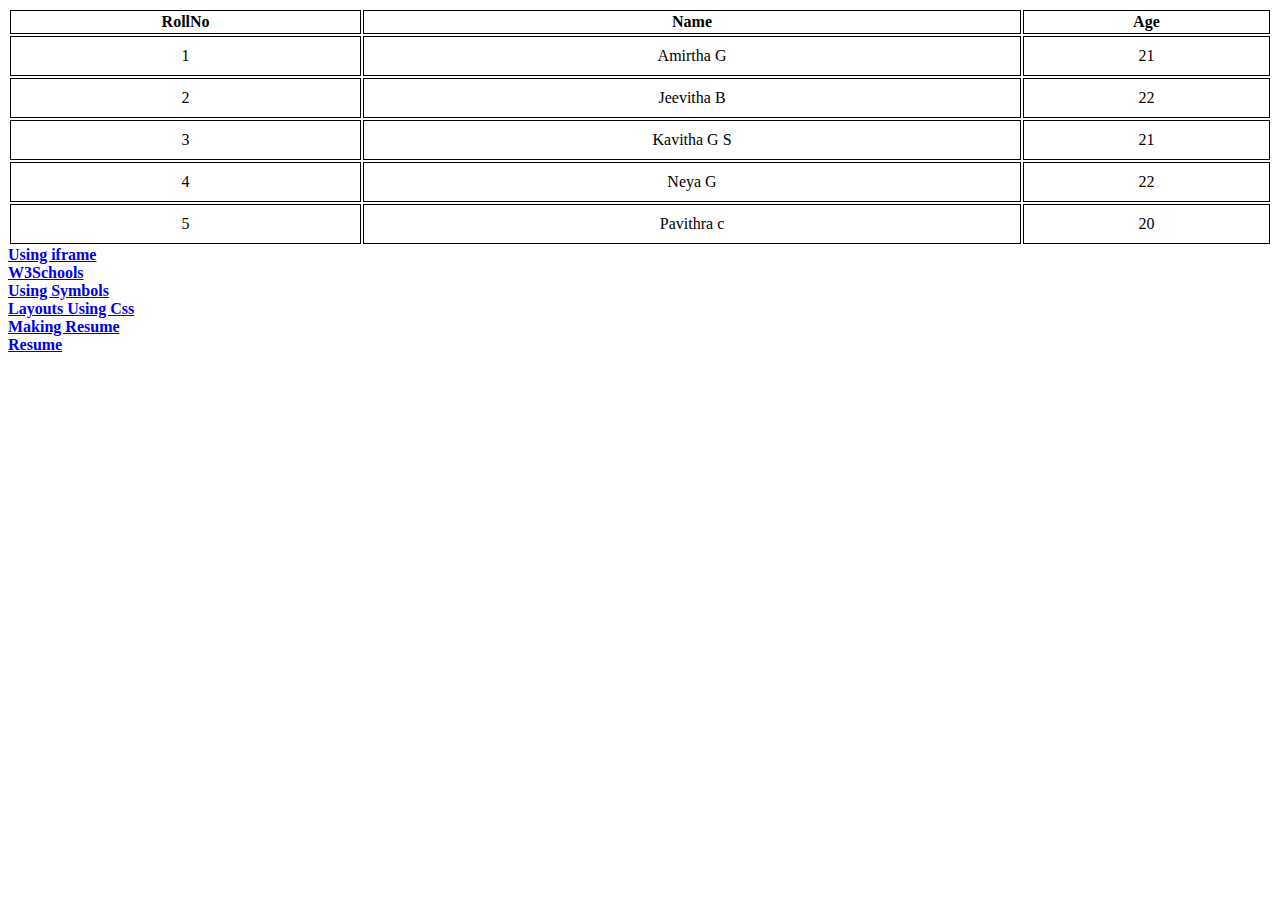
<file: tables.html>
<!DOCTYPE html>
<html lang="en">
<head>
    <meta charset="UTF-8">
    <meta http-equiv="X-UA-Compatible" content="IE=edge">
    <meta name="viewport" content="width=device-width, initial-scale=1.0">
    <title>Document</title>
    <link rel="stylesheet" href="styletable.css">
</head>
<body>
    <table width="100%" cellpadding="2" cellspacing="2" >
        <tr>
            <th>RollNo</th>
            <th>Name</th>
            <th>Age</th>
        </tr>
        <tr>
            <td>1</td>
            <td>Amirtha G</td>
            <td>21</td>
           </tr>
        <tr>
        <td>2</td>
        <td>Jeevitha B</td>
        <td>22</td>
       </tr>
     
       <tr>
        <td>3</td>
        <td>Kavitha G S</td>
        <td>21</td>
       </tr>
       <tr>
        <td>4</td>
        <td>Neya G</td>
        <td>22</td>
       </tr>
       <tr>
        <td>5</td>
        <td>Pavithra c</td>
        <td>20</tr>
       </tr>
    </table>
    <a href ="index.html"><B>Using iframe</B></a><br>
    <a href ="index2.html"><B>W3Schools</B></a><br>
    <a href ="Unicode.html"><B>Using Symbols</B></a><br>
    <a href ="LayoutsCss.html"><B>Layouts Using Css</B></a><br>
    <a href ="Resume.html"><B>Making Resume</B></a><br>
    <a href ="MyResumee.html"><B>Resume</B></a><br>
</html>
</file>
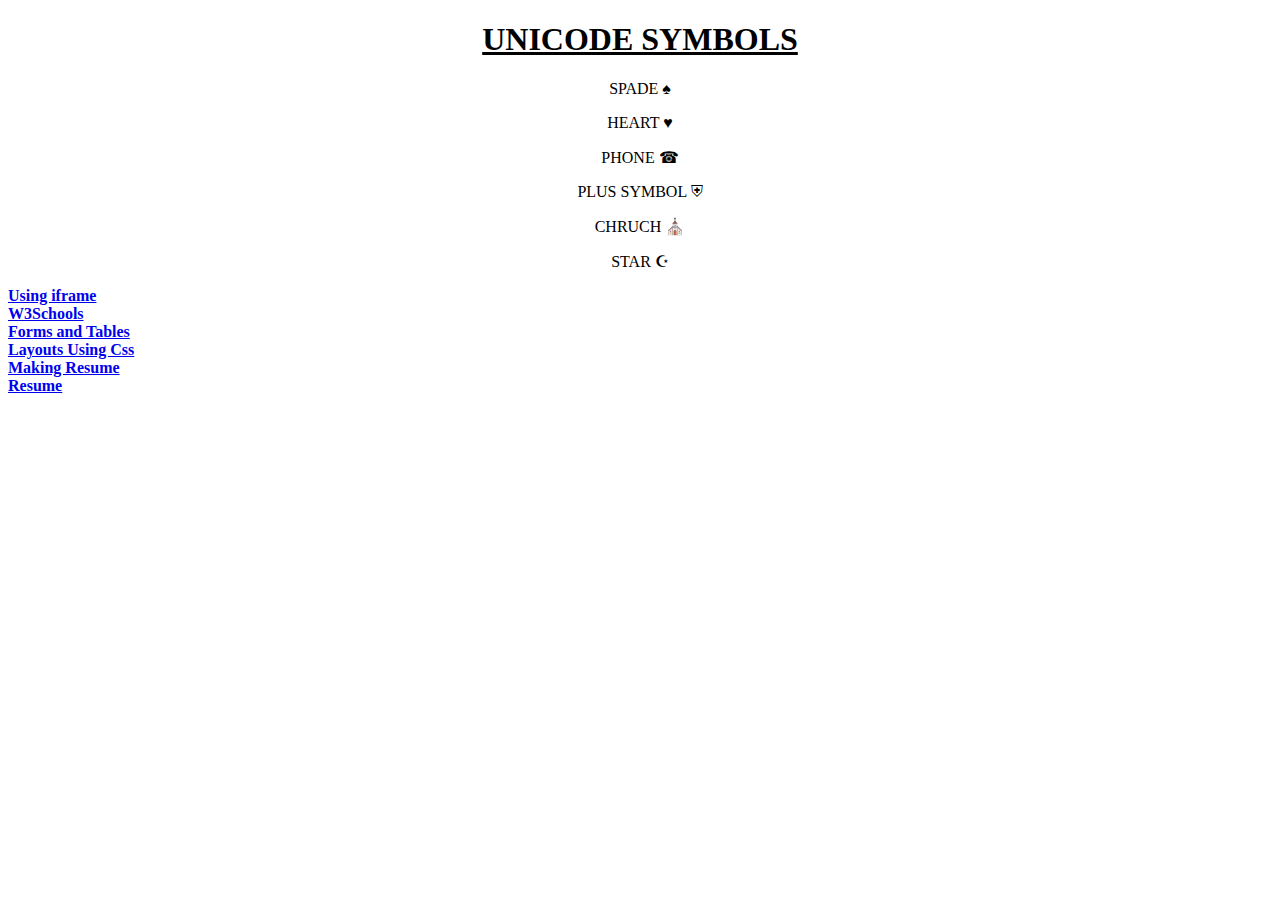
<file: Unicode.html>
<!DOCTYPE html>
<html lang="en">
<head>
    <meta charset="UTF-8">
    <meta http-equiv="X-UA-Compatible" content="IE=edge">
    <meta name="viewport" content="width=device-width, initial-scale=1.0">
    <title>UNICODE</title>

</head>
<body>
    <center><h1><B><U>UNICODE SYMBOLS</U></B></h1></center>
    <center><p>SPADE &spades;</p></center>
    <center> <p>HEART &hearts;</p></center>
    <center> <p>PHONE &#9742;</p></center>
    <center> <p>PLUS SYMBOL &#9960;</p></center>
    <center> <p>CHRUCH &#9962;</p></center>
    <center> <p>STAR &#9770;</p></center>
    <a href ="index.html"><B>Using iframe</B></a><br>
    <a href ="index2.html"><B>W3Schools</B></a><br>
    <a href ="tables.html"><B>Forms and Tables</B></a><br>
    <a href ="LayoutsCss.html"><B>Layouts Using Css</B></a><br>
    <a href ="Resume.html"><B>Making Resume</B></a><br>
    <a href ="MyResumee.html"><B>Resume</B></a><br>
    
</body>
</html>
</file>
<file: MyRescss.css>
@import url('https://fonts.googleapis.com/css2?family=Lora:wght@400;500;700&display=swap');

*{
    padding: 0;
    margin: 0;
    box-sizing: border-box;
    list-style: none;
    font-family: 'Lora', serif;

}
 
body
{
    background: linear-gradient(to right,#3525af,#9153c9);
}

.Resume{
    width: 800px;
    background:#fff;
    margin: 25px auto;
    display: flex;
    
}

.left{
    background: #292b2f;
    width: 250px;
    padding: 0 20px;

}

.right{
    width: calc(100% - 250px);
}

.left .img_holder
{
    text-align: center;
    padding: 20px 0;
}

.left .img_holder img{
    width: 200px;
    border-radius: 30px;
}

.pb{
    padding-bottom: 20px;
}
.tittle{
    font-size: 24px;
    font-weight: 700;
    text-transform: uppercase;
    letter-spacing: 5px;
    padding-bottom: 10px;
    color: #3525af;
    position: relative;
    text-align: right;
    margin-bottom: 15px;
}
.tittle:before{
    content: "";
    position: absolute;
    top:35px;
    right: 0;
    width: 50px;
    height: 3px;
    background: #3525af;
}
.left .icon{
    font-size: 20px;
    color:#9153c9;
}
.left .text{
    color: #9153c9;
    text-transform: uppercase;
    font-size: 13px;
}
.contact .li_wrap{
    display: flex;
    align-items: center;
    width: 100%;
    margin-bottom: 15px;
}

.contact .li_wrap .icon{
    width: 50px;
    height: 50px;
    background: #fff;
    border-radius: 15px;
    display: flex;
    align-items: center;
    justify-content: center;
    margin-right: 15px;
}
.contact .li_wrap .text{
    width: calc(100% - 50px);
    word-break: break-word;
    color:#fff
   
}
.skills ul,
.hobbies ul{
    display: flex;
    flex-wrap: wrap;
    justify-content: space-between;
}

.skills .li_wrap,
.hobbies .li_wrap{
    width: 100px;
    height: 100px;
    margin-bottom: 15px;
    border-radius: 15px;
    display: flex;
    flex-direction: column;
    align-items: center;
    justify-content: center;
    
}

.skills .li_wrap{
    background: #fff;
}
.skills .li_wrap .text,
.hobbies .li_wrap .text{
    margin-top: 5px;
}
.hobbies .li_wrap{
    border: 2px solid #fff;
}
.hobbies .li_wrap .icon,
.hobbies .li_wrap .text{
    color: #fff;
}
.hobbies .li_wrap:hover{
    background: #fff;
}

.hobbies .li_wrap:hover .icon,
.hobbies .li_wrap:hover .text{
    color: #9153c9;
}

.header{
    background: #292b2f;
    padding: 15px 30px;
    color: #fff;
    height: 280px;
}
.header .name{
    font-size: 40px;
    text-transform: uppercase;
    font-weight: 700;
    color: #3525af;
}

.header .role
{
    font-weight: 300px;
    font-size: 25px;
}
.header .about
{
    margin-top: 20px;
    line-height: 26px;
}
.right_inner{
    padding-left: 30px;
    color: #292b2f;
}

.right_inner .education
{
 margin-top: 30px;
}
.right_inner .li_wrap{
    display: flex;
    margin-bottom: 15px;
}
.right_inner .li_wrap .date{
    width: 125px;
    color: #9153c9;
}
.right_inner .li_wrap .info{
    width: calc(100% - 125px);
    padding-left: 25px;
    position: relative;
}
.right_inner .li_wrap .info_tittle{
    text-transform: uppercase;
    font-weight: 700;
    letter-spacing: 2px;
    color: #9153c9;
}
.right_inner .li_wrap .info_cont{
    margin-top: 15px;
}
.right_inner .li_wrap .info:before{
    content: "";
    position: absolute;
    top: 3px;
    left: 0;
    width: 10px;
    height: 10px;
    background: #9153c9;
    border-radius: 50%;
}
.right_inner .li_wrap .info:after{
    content: "";
    position: absolute;
    top: 10px;
    left: 4px;
    width: 2px;
    height: 90px;
    background: #9153c9;
    
}
@media screen and (max-width: 800px){
    .wrapper .Resume .right .header .name_role .name .role
    {
        display: none;
    }
    .wrapper .Resume .left .contact{
        display: block;
    }
    .wrapper .Resume  {
        width:95%;
        margin: 10px auto;
        flex-direction: column;
    }
    .wrapper .Resume .left ,
    .wrapper .Resume .right {
        width: 100%;
    }
}
@media screen and (max-width: 320px)
{
    .wrapper .Resume .right .right_inner .about
    {
        padding: 20px 30px;
    }
    .wrapper .Resume .right .right_inner .about{
        
        flex-direction: column; 
    }
    .wrapper .Resume .right .right_inner  .date{
        padding: 0;
        margin-bottom: 5px;
        width: 100%;
        color: #fff;
    }
    .wrapper .Resume .right .right_inner .date:before,
    .wrapper .Resume .right .right_inner .date:after{
        display: none;
    }

    .wrapper .Resume .right .right_inner .date {
        width: 100%;
        padding: 0;
    }
    
}
</file>
<file: ProjectCss.css>
@import url('https://fonts.googleapis.com/css2?family=Lora:wght@400;700&display=swap');
*{
    font-family: 'Lora', serif;
    margin: 0;
    padding: 0;
    box-sizing: border-box;
    list-style: none;
}
body{
    background-color: #c4c4c4;
    font-size: 14px;
    line-height: 20px;
}
.Resume_wrapper{
    display: flex;
    width: 800px;
    margin: 5px auto;
    background: #fff;
    padding: 10px;
}
.Resume_wrapper .Resume_left{
    width: 35%;
    background:  #292b2f;
}
.Resume_wrapper .Resume_left .Resume_img {
    padding: 10px 10px;
}
.Resume_wrapper .Resume_left .Resume_img img{
    width: 100%;
    border-radius: 10px;
    display: block;
}
.Resume_wrapper  h2{
    color: #fff;
    text-transform: uppercase;
    font-weight: 700;
    font-size: 18px;
    margin-bottom: 10px;
    letter-spacing: 3px;
}
.Resume_wrapper .Resume_left .Resume_info{
    color: #84828b;
    letter-spacing: 1px;
}
.Resume_wrapper .Resume_left a{
     text-decoration: none;
    color: #84828b;
}
.Resume_wrapper .Resume_left .Resume_bottom{
    padding: 20px 30px;
}
.Resume_wrapper .Resume_item{
    padding: 20px 0;
    border-bottom: 1px solid #9153c9;

}
.Resume_wrapper .Resume_item:last-child{
    border-bottom: 0px;
}
.Resume_wrapper .Resume_left .Resume_namerole{
    display: none;
}
.Resume_wrapper .Resume_left .Resume_namerole .name{
    font-size: 20px;
    color: #fff;
    text-transform: uppercase;
    font-weight: bold;
    margin-bottom: 5px;
    letter-spacing: 3px;
}
.Resume_wrapper .Resume_left .Resume_namerole .role{
    color: #84838b;
}
.Resume_wrapper .Resume_left .Resume_contact .Resume_info:last-child{
    margin-top: 10px;
}
.Resume_wrapper .Resume_left .Resume_contact h2{
    color: #fff;
    margin-bottom: 2px;
   
}
.Resume_wrapper .Resume_left .Resume_skills .skills_list{
    display: flex;
    justify-content: space-between;
    margin-bottom: 5px;
    

}
.Resume_wrapper .Resume_left .Resume_skills .skills_list .skills_bar p{
    position: relative;
    width: 125px;
    height: 20px;
    background: #fff;

}
.Resume_wrapper .Resume_left .Resume_skills .skills_list .skills_bar p span {
    position: absolute;
    top: 0;
    left: 0;
    background: #9153c9;
    width: 100%;
    height: 100%;
}
.Resume_wrapper .Resume_Right{
    width: 65%;
    padding: 20px 40px;
}
.Resume_wrapper .Resume_Right .Resume_namerole .name{
    color: #26252d;
    font-size: 32px;
   
}
.Resume_wrapper .Resume_Right .Resume_namerole .role{
    font-size: 16px;
    text-transform: uppercase;
    padding-top: 3%;
}
.Resume_wrapper .Resume_Right  h2{
    color: #26252d;
    letter-spacing: 3px;
    font-weight: bold;
}
.Resume_wrapper .Resume_Right .Resume_data{
    display: flex;
}
.Resume_wrapper .Resume_Right .Resume_data .year{
    padding-right: 35px;
    width: 115px;
    position: relative;
}
.Resume_wrapper .Resume_Right .Resume_data .content{
    padding-left: 35px;
    margin-bottom: 20px;
    width: calc(100% - 115px);
}
.Resume_wrapper .Resume_Right .Resume_data .year:before{
    content: "" ;
    position: absolute;
    top: 5px;
    right: 0;
    width: 10px;
    height: 10px;
    background: #fff;
    border: 1px solid #9153c9;;
    border-radius: 50%;
}
.Resume_wrapper .Resume_Right .Resume_data .year:after{
    content: "" ;
    position: absolute;
    top: 17px;
    right: 4px;
    width: 3px;
    height: 90%;
    background: #9153c9;
}
.Resume_wrapper .Resume_Right .Resume_data :last-child .year:after{
  display: none;
}
.Resume_wrapper .Resume_Right .Resume_hobbies .Resume_info{
 display: flex;
 justify-content: space-between;
 text-align: center;
}
.Resume_wrapper .Resume_Right .Resume_hobbies .hobbies .icon{
    font-size: 38px;
    color: #9153c9;;
    margin-bottom: 10px;
}
@media screen and (max-width: 800px){
    .Resume_wrapper .Resume_Right .Resume_namerole{
        display: none;
    }
    .Resume_wrapper .Resume_left .Resume_namerole{
        display: block;
    }
    .Resume_wrapper{
        width: 95%;
        margin: 10px auto;
        flex-direction: column;
    }
    .Resume_wrapper .Resume_left,
    .Resume_wrapper .Resume_Right{
        width: 100%;
    }
}
@media screen and (max-width: 424px){
    .Resume_wrapper .Resume_Right{
        padding: 20px 30px;
    }
    .Resume_wrapper .Resume_Right .Resume_data{
        flex-direction: column;
    }
    .Resume_wrapper .Resume_Right .Resume_data .year{
        padding: 0;
        margin-bottom: 5px;
        width: 100%;
        color: #9153c9;
    }
    .Resume_wrapper .Resume_Right .Resume_data .year:before,
    .Resume_wrapper .Resume_Right .Resume_data .year:after{
        display: none;
    }
    .Resume_wrapper .Resume_Right .Resume_data .content{
        width: 100%;
        padding: 0;
    }
    .Resume_wrapper .Resume_Right .hobbies .icon{
        font-size: 24px;
    }

}
</file>
<file: ResumeCss.css>
.div
{
    border-radius: 5px;
    border-style: none;
}
.header
{
    position: fixed;
    padding:30px;
    height:40px;
    width: 100%;
    background-color: #c5e0e2;
    margin-bottom: 10px
    
}
.body
{
    font-family: 'Times New Roman', Times, serif;
}

.name {
    float:left;
	margin-left: 20px;
	padding-bottom: 10px;
	font-size: 16px;
	font-family: 'Times New Roman', Times, serif;
	
}

.email{
    float:right;
    margin-right: 20px;
	padding-bottom: 10px;
	font-size: 16px;
	font-family: 'Times New Roman', Times, serif;
	color: #1b399b;
}
a:hover {
    font-weight: bold;
}

.right
{
    float: left;
    margin-top: 50px;
    padding-left:5px;
    height: auto;
    width: 100%;
   

}
.table
{
    width:100%;
    border-collapse: separate;
    box-sizing: border-box;
    text-indent: initial;
    }
.table,th,td
{   
    max-width:100%;
    border:1px solid #000;
    border-collapse: collapse;
}
.th,td
{
    padding:10px;
}

.footer
{
    height:40px;
    padding:10px;
    position:fixed;
}
@media screen and(max-width:320px)
{
 
   .table .td .th .tr{
    width: 100%;
    height: auto;
   }

}
</file>
<file: styletable.css>
.table
{
    width:100%;
}
.th,td
{
    text-align: center;

}
.table,th,td
{
    border:1px solid #000;
    border-collapse: collapse;
}
.th,td
{
    padding:10px;
}
</file>
